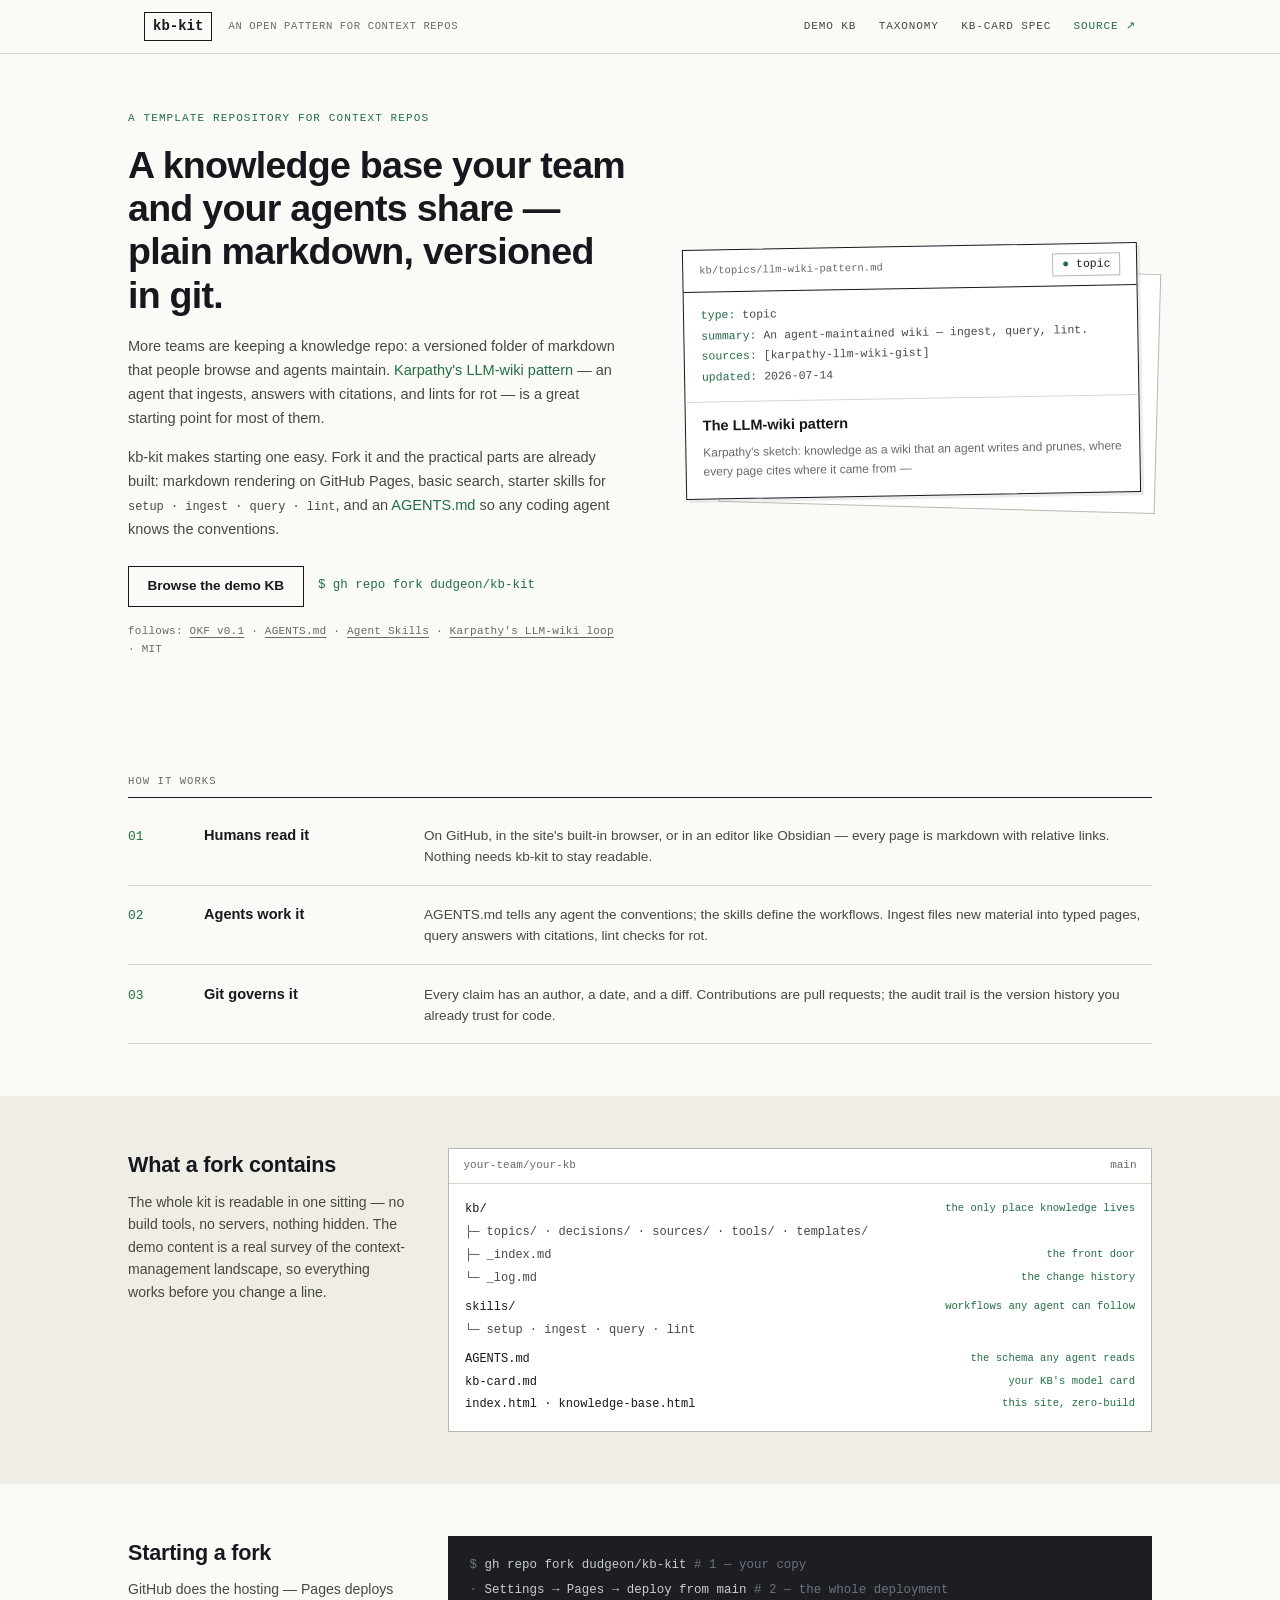
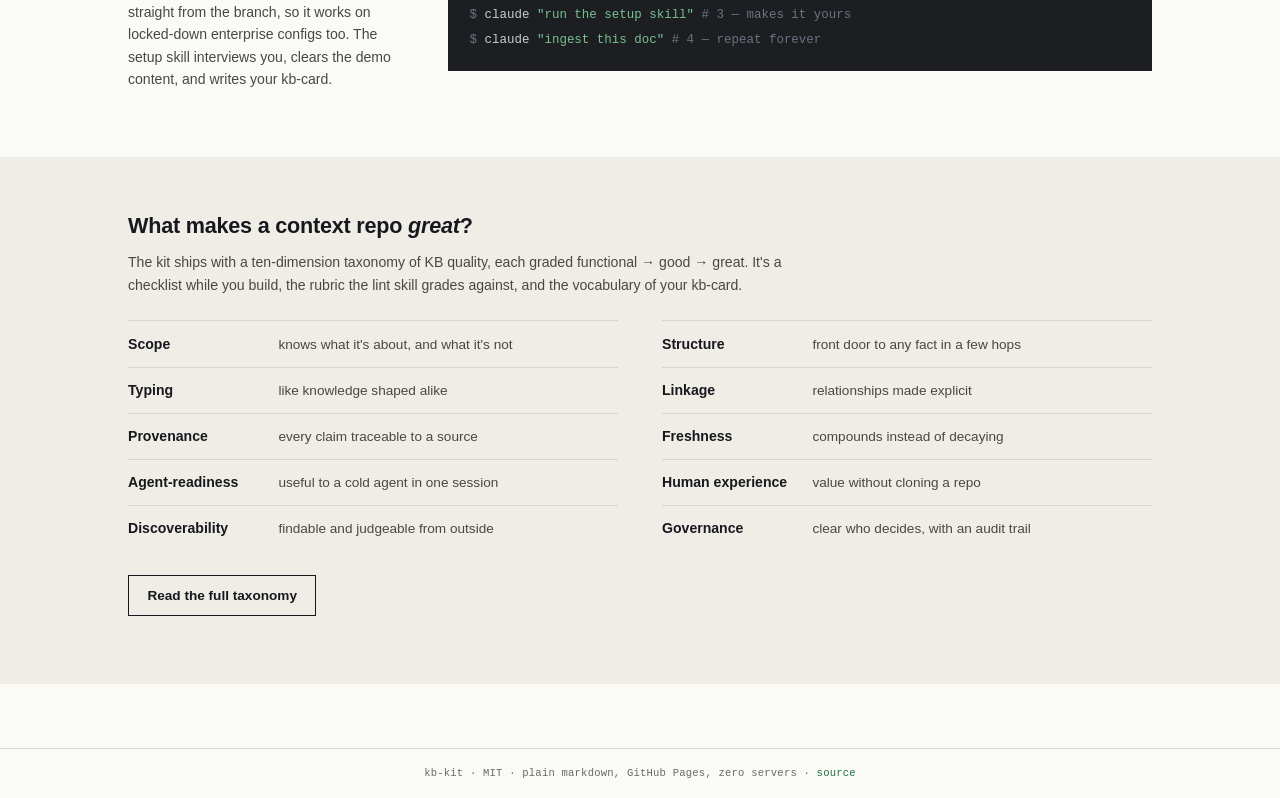
<file: index.html>
<!doctype html>
<!--
  index.html — the kb-kit explainer page (site root)
  ==================================================

  WHAT THIS IS
    The front door of a kb-kit fork's GitHub Pages site. Pure static HTML +
    the shared stylesheet — no JavaScript, no external fonts, no CDNs; it
    renders under a strict CSP. Voice per ADR 011: educational and
    descriptive — explain how the kit works and what lineage it follows;
    show real artifacts (a KB page, the file tree, the commands) instead
    of feature cards.

  HOW IT FITS
    - Styles: assets/css/site.css (sections 1-4). Brand colors and fonts
      are CSS custom properties at the top of that file — change them
      there, not here.
    - The live KB browser is the sibling page knowledge-base.html; deep KB
      links use its hash routes (#/page/…, #/type/…).

  SAFE TO CUSTOMIZE (forks: make this page yours)
    - All copy. After forking, this page should describe YOUR knowledge
      base — the setup skill will prompt you to rewrite the hero.
    - Replace github.com/dudgeon/kb-kit links with your repo.
    - Reorder/remove sections; they're independent <section> blocks.

  WILL BREAK THINGS
    - Moving this file out of the repo root (relative links to
      knowledge-base.html and assets/ would dangle).
    - Adding CDN <script>/<link> tags (self-contained is an invariant).
-->
<html lang="en">
<head>
  <meta charset="utf-8">
  <meta name="viewport" content="width=device-width, initial-scale=1">
  <title>kb-kit — a template repository for context repos</title>
  <meta name="description" content="A knowledge base your team and your agents share — plain markdown, versioned in git. Fork kb-kit and the practical parts of a Karpathy-style LLM wiki are already built.">
  <meta name="color-scheme" content="light dark">
  <link rel="stylesheet" href="assets/css/site.css">
  <link rel="icon" href="data:image/svg+xml,%3Csvg xmlns='http://www.w3.org/2000/svg' viewBox='0 0 100 100'%3E%3Crect width='100' height='100' fill='%23fafaf7'/%3E%3Crect x='14' y='14' width='72' height='72' fill='none' stroke='%2316181d' stroke-width='8'/%3E%3Ctext x='50' y='66' font-family='monospace' font-size='44' font-weight='bold' text-anchor='middle' fill='%2316181d'%3Ekb%3C/text%3E%3C/svg%3E">
</head>
<body>

  <header class="site-header">
    <div class="inner">
      <a class="brand" href="index.html">kb-kit</a>
      <span class="brand-note">AN OPEN PATTERN FOR CONTEXT REPOS</span>
      <nav aria-label="Site">
        <a href="knowledge-base.html#/">Demo KB</a>
        <a href="knowledge-base.html#/page/docs/taxonomy.md">Taxonomy</a>
        <a href="knowledge-base.html#/page/docs/kb-card-spec.md">kb-card spec</a>
        <a class="ext" href="https://github.com/dudgeon/kb-kit" rel="noopener">Source ↗</a>
      </nav>
    </div>
  </header>

  <!-- ============================================================ -->
  <!-- Hero: what this is, with a real KB page as the artifact       -->
  <!-- ============================================================ -->
  <section class="mk-hero">
    <div class="inner">
      <div>
        <span class="mk-kicker">A template repository for context repos</span>
        <h1>A knowledge base your team and your agents share — plain markdown, versioned in git.</h1>
        <p class="tagline">
          More teams are keeping a knowledge repo: a versioned folder of
          markdown that people browse and agents maintain.
          <a href="knowledge-base.html#/page/kb/topics/llm-wiki-pattern.md">Karpathy's
          LLM-wiki pattern</a> — an agent that ingests, answers with
          citations, and lints for rot — is a great starting point for most
          of them.
        </p>
        <p class="tagline">
          kb-kit makes starting one easy. Fork it and the practical parts
          are already built: markdown rendering on GitHub Pages, basic
          search, starter skills for <code>setup · ingest · query · lint</code>,
          and an <a href="knowledge-base.html#/page/AGENTS.md">AGENTS.md</a>
          so any coding agent knows the conventions.
        </p>
        <div class="cta-row">
          <a class="btn" href="knowledge-base.html#/">Browse the demo KB</a>
          <span class="cmd-inline">$ gh repo fork dudgeon/kb-kit</span>
        </div>
        <p class="mk-lineage">
          follows:
          <a href="knowledge-base.html#/page/kb/standards/open-knowledge-format.md">OKF v0.1</a> ·
          <a href="knowledge-base.html#/page/kb/standards/agents-md.md">AGENTS.md</a> ·
          <a href="knowledge-base.html#/page/kb/standards/agent-skills.md">Agent Skills</a> ·
          <a href="knowledge-base.html#/page/kb/topics/llm-wiki-pattern.md">Karpathy's LLM-wiki loop</a> ·
          MIT
        </p>
      </div>
      <div class="mk-artifact" aria-hidden="true">
        <div class="shadow-card"></div>
        <div class="mk-card">
          <div class="mk-card-head">
            <span class="path">kb/topics/llm-wiki-pattern.md</span>
            <span class="pill pill-type-topic">topic</span>
          </div>
          <div class="mk-card-fm">
            <div><span class="key">type:</span> topic</div>
            <div><span class="key">summary:</span> An agent-maintained wiki — ingest, query, lint.</div>
            <div><span class="key">sources:</span> [karpathy-llm-wiki-gist]</div>
            <div><span class="key">updated:</span> 2026-07-14</div>
          </div>
          <div class="mk-card-body">
            <strong>The LLM-wiki pattern</strong>
            <p>Karpathy's sketch: knowledge as a wiki that an agent writes
            and prunes, where every page cites where it came from —</p>
          </div>
        </div>
      </div>
    </div>
  </section>

  <!-- ============================================================ -->
  <!-- How it works                                                  -->
  <!-- ============================================================ -->
  <section class="mk-section">
    <div class="inner">
      <div class="rule-label">How it works</div>
      <div class="mk-rows">
        <div class="mk-row">
          <span class="num">01</span>
          <h3>Humans read it</h3>
          <p>On GitHub, in the site's built-in browser, or in an editor like
          Obsidian — every page is markdown with relative links. Nothing
          needs kb-kit to stay readable.</p>
        </div>
        <div class="mk-row">
          <span class="num">02</span>
          <h3>Agents work it</h3>
          <p>AGENTS.md tells any agent the conventions; the skills define
          the workflows. Ingest files new material into typed pages, query
          answers with citations, lint checks for rot.</p>
        </div>
        <div class="mk-row">
          <span class="num">03</span>
          <h3>Git governs it</h3>
          <p>Every claim has an author, a date, and a diff. Contributions
          are pull requests; the audit trail is the version history you
          already trust for code.</p>
        </div>
      </div>
    </div>
  </section>

  <!-- ============================================================ -->
  <!-- What a fork contains                                          -->
  <!-- ============================================================ -->
  <section class="mk-section mk-section-alt">
    <div class="inner mk-split">
      <div>
        <h2>What a fork contains</h2>
        <p class="lead">The whole kit is readable in one sitting — no build
        tools, no servers, nothing hidden. The demo content is a real survey
        of the context-management landscape, so everything works before you
        change a line.</p>
      </div>
      <div class="mk-tree">
        <div class="mk-tree-head"><span>your-team/your-kb</span><span>main</span></div>
        <div class="mk-tree-body">
          <div class="row"><span>kb/</span><span class="why">the only place knowledge lives</span></div>
          <div class="sub">├─ topics/ · decisions/ · sources/ · tools/ · templates/</div>
          <div class="row"><span class="sub">├─ _index.md</span><span class="why">the front door</span></div>
          <div class="row"><span class="sub">└─ _log.md</span><span class="why">the change history</span></div>
          <div class="row gap"><span>skills/</span><span class="why">workflows any agent can follow</span></div>
          <div class="sub">└─ setup · ingest · query · lint</div>
          <div class="row gap"><span>AGENTS.md</span><span class="why">the schema any agent reads</span></div>
          <div class="row"><span>kb-card.md</span><span class="why">your KB's model card</span></div>
          <div class="row"><span>index.html · knowledge-base.html</span><span class="why">this site, zero-build</span></div>
        </div>
      </div>
    </div>
  </section>

  <!-- ============================================================ -->
  <!-- Starting a fork                                               -->
  <!-- ============================================================ -->
  <section class="mk-section">
    <div class="inner mk-split">
      <div>
        <h2>Starting a fork</h2>
        <p class="lead">GitHub does the hosting — Pages deploys straight
        from the branch, so it works on locked-down enterprise configs too.
        The setup skill interviews you, clears the demo content, and writes
        your kb-card.</p>
      </div>
      <div class="terminal" role="img" aria-label="Four steps: fork the repo, enable Pages, run the setup skill, ingest">
        <div><span class="dim">$</span> gh repo fork dudgeon/kb-kit <span class="dim"># 1 — your copy</span></div>
        <div><span class="dim">·</span> Settings → Pages → deploy from main <span class="dim"># 2 — the whole deployment</span></div>
        <div><span class="dim">$</span> claude <span class="hl">"run the setup skill"</span> <span class="dim"># 3 — makes it yours</span></div>
        <div><span class="dim">$</span> claude <span class="hl">"ingest this doc"</span> <span class="dim"># 4 — repeat forever</span></div>
      </div>
    </div>
  </section>

  <!-- ============================================================ -->
  <!-- Taxonomy                                                      -->
  <!-- ============================================================ -->
  <section class="mk-section mk-section-alt">
    <div class="inner">
      <h2>What makes a context repo <em>great</em>?</h2>
      <p class="lead">
        The kit ships with a ten-dimension taxonomy of KB quality, each
        graded functional → good → great. It's a checklist while you build,
        the rubric the lint skill grades against, and the vocabulary of
        your kb-card.
      </p>
      <ol class="mk-dims">
        <li><b>Scope</b> <span>knows what it's about, and what it's not</span></li>
        <li><b>Structure</b> <span>front door to any fact in a few hops</span></li>
        <li><b>Typing</b> <span>like knowledge shaped alike</span></li>
        <li><b>Linkage</b> <span>relationships made explicit</span></li>
        <li><b>Provenance</b> <span>every claim traceable to a source</span></li>
        <li><b>Freshness</b> <span>compounds instead of decaying</span></li>
        <li><b>Agent-readiness</b> <span>useful to a cold agent in one session</span></li>
        <li><b>Human experience</b> <span>value without cloning a repo</span></li>
        <li><b>Discoverability</b> <span>findable and judgeable from outside</span></li>
        <li><b>Governance</b> <span>clear who decides, with an audit trail</span></li>
      </ol>
      <p style="margin-top:1.5rem">
        <a class="btn" href="knowledge-base.html#/page/docs/taxonomy.md">Read the full taxonomy</a>
      </p>
    </div>
  </section>

  <footer class="site-footer">
    kb-kit · MIT · plain markdown, GitHub Pages, zero servers ·
    <a href="https://github.com/dudgeon/kb-kit" rel="noopener">source</a>
  </footer>

</body>
</html>
</file>
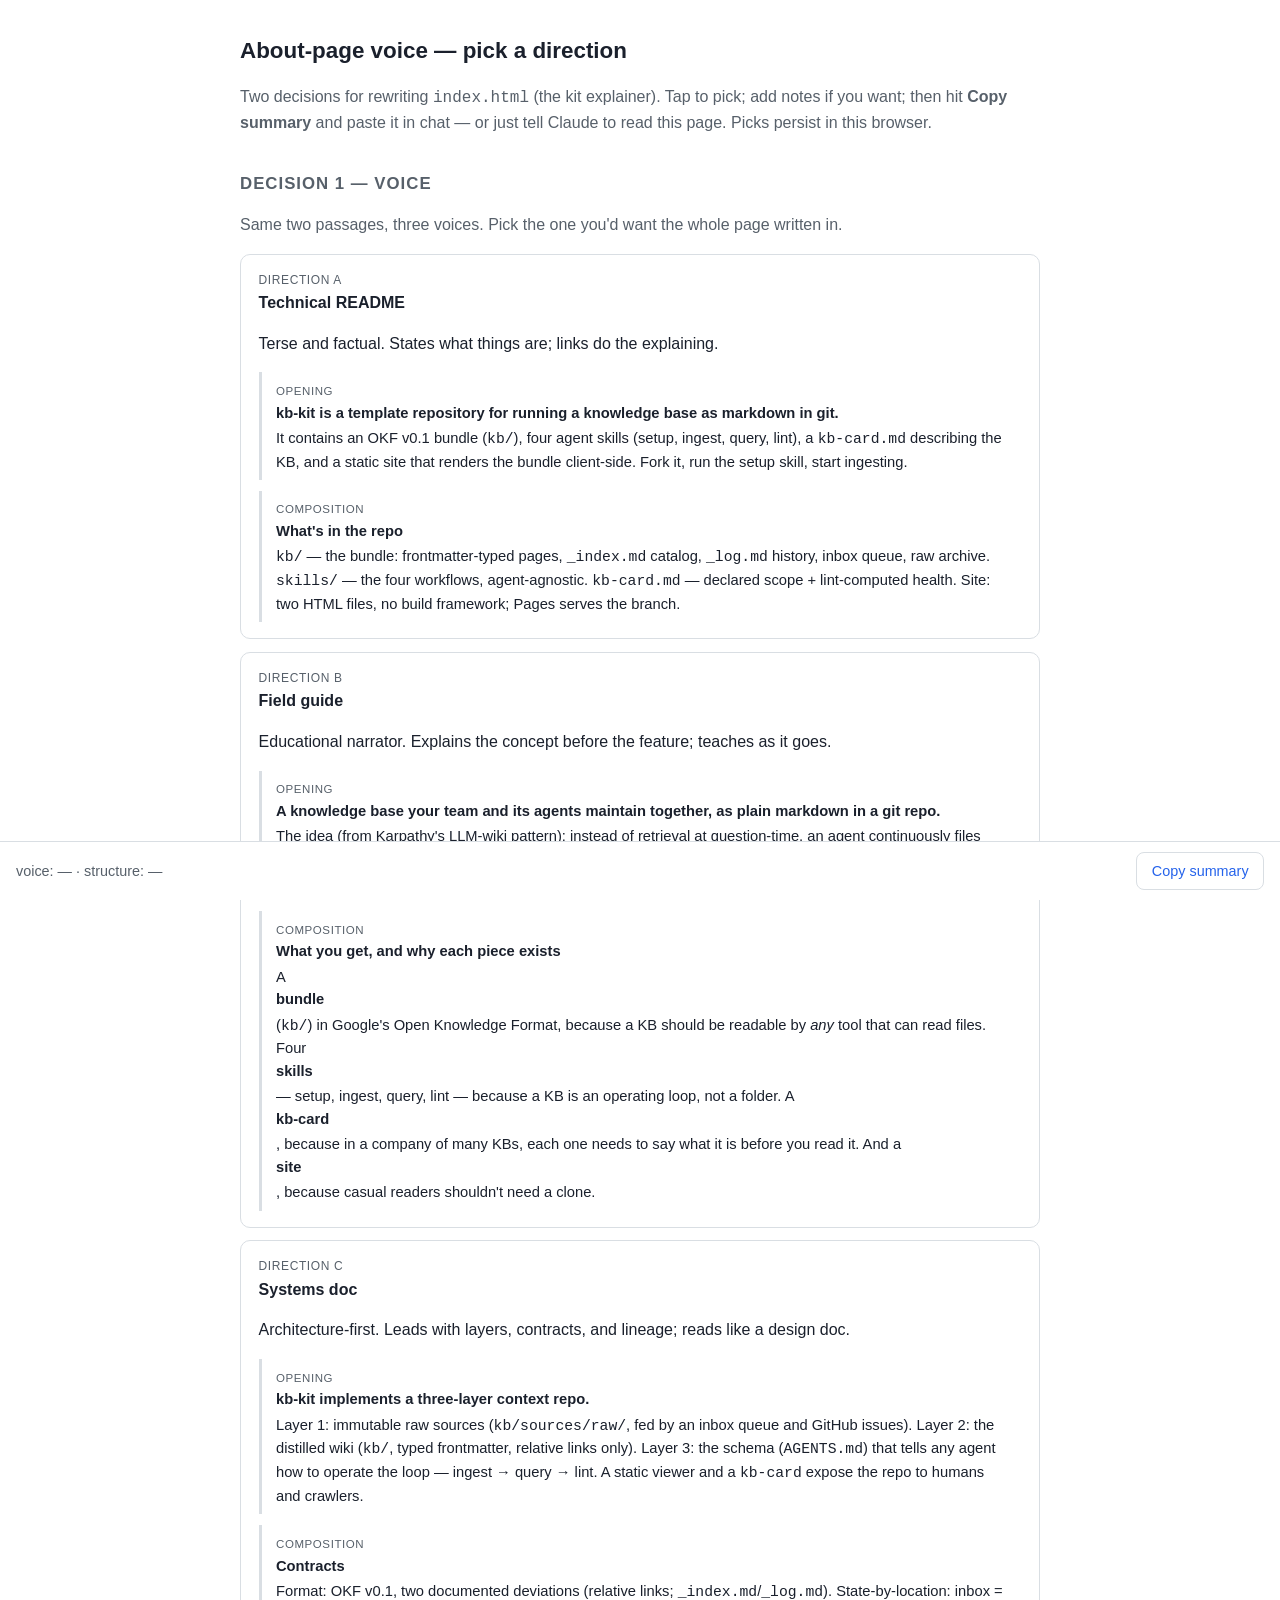
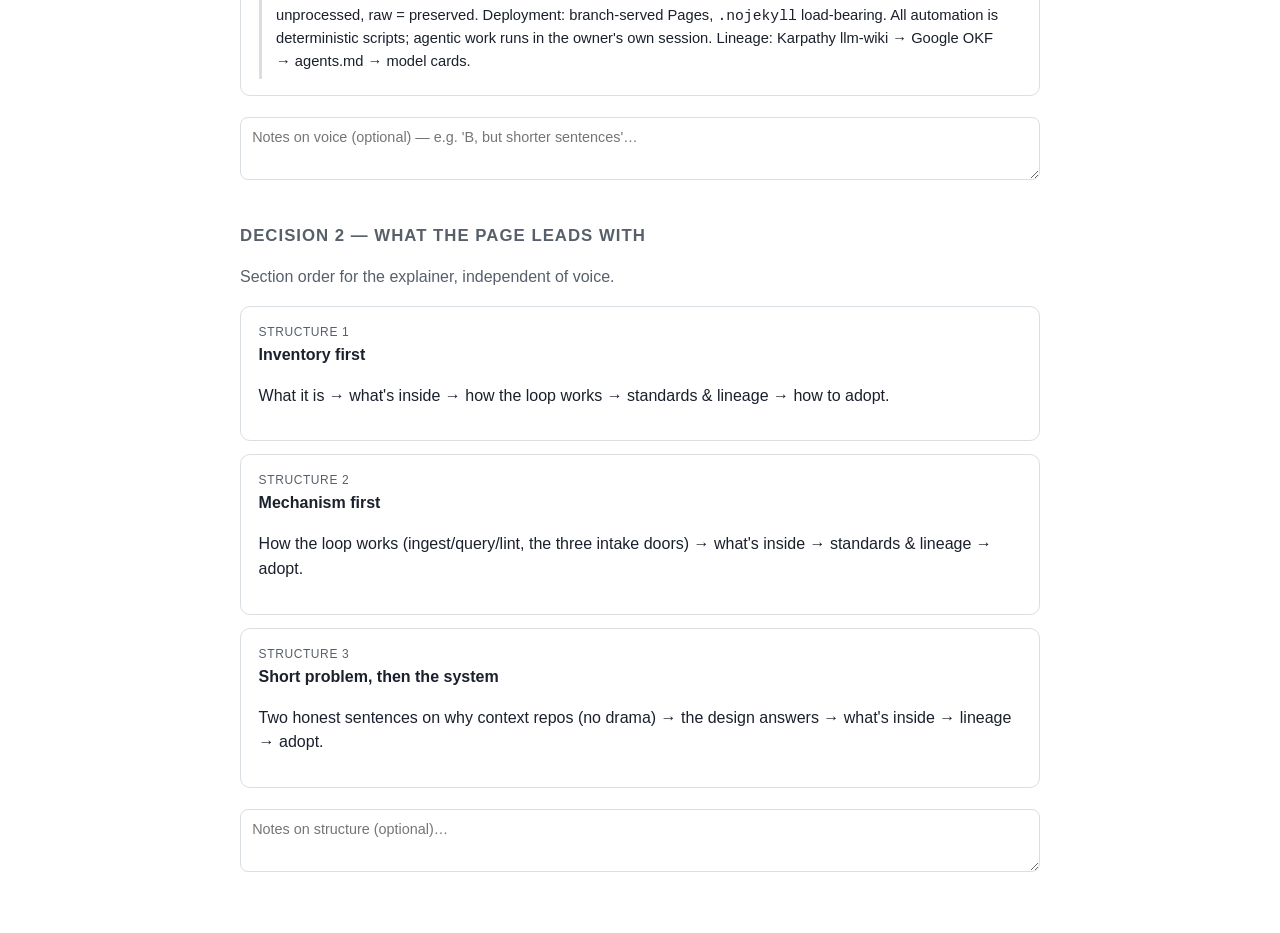
<file: meta/study-about-voice/index.html>
<!doctype html>
<html lang="en">
<head>
<meta charset="utf-8">
<meta name="viewport" content="width=device-width, initial-scale=1">
<title>Decision playground — about-page voice</title>
<style>
  /* Self-contained study page (meta/ — deleted before release). */
  :root { --bg:#fff; --fg:#1a202c; --muted:#57606a; --line:#d9dee3; --acc:#2563eb; --soft:#eef4ff; --ok:#1a7f37; }
  @media (prefers-color-scheme: dark) {
    :root { --bg:#0d1117; --fg:#e6edf3; --muted:#9aa4af; --line:#30363d; --acc:#6ea8fe; --soft:#12233f; --ok:#4ac26b; }
  }
  * { box-sizing: border-box; }
  body { margin:0; background:var(--bg); color:var(--fg);
         font:16px/1.55 -apple-system, BlinkMacSystemFont, "Segoe UI", Roboto, sans-serif; }
  main { max-width: 52rem; margin: 0 auto; padding: 1.2rem 1rem 4rem; }
  h1 { font-size:1.4rem; } h2 { font-size:1.05rem; margin:2.2rem 0 .3rem; text-transform:uppercase; letter-spacing:.06em; color:var(--muted); }
  p.lead { color:var(--muted); }
  .opt { border:1.5px solid var(--line); border-radius:10px; padding:1rem 1.1rem; margin:.8rem 0; cursor:pointer; }
  .opt:hover { border-color: var(--acc); }
  .opt.picked { border-color: var(--acc); background: var(--soft); }
  .opt h3 { margin:.1rem 0 .2rem; font-size:1rem; }
  .opt .tag { font-size:.75rem; color:var(--muted); text-transform:uppercase; letter-spacing:.05em; }
  .sample { border-left:3px solid var(--line); padding:.4rem .9rem; margin:.7rem 0 0; font-size:.92rem; }
  .sample b { display:block; margin-bottom:.15rem; }
  .sample .cap { font-size:.72rem; color:var(--muted); text-transform:uppercase; letter-spacing:.05em; }
  textarea { width:100%; min-height:3.2rem; margin-top:.5rem; border:1px solid var(--line); border-radius:8px;
             background:var(--bg); color:var(--fg); padding:.5rem .7rem; font:inherit; font-size:.9rem; }
  .bar { position:fixed; bottom:0; left:0; right:0; background:var(--bg); border-top:1px solid var(--line);
         padding:.6rem 1rem; display:flex; gap:.8rem; align-items:center; font-size:.9rem; }
  .bar .status { color:var(--muted); flex:1; }
  button { font:inherit; font-size:.9rem; padding:.45rem .9rem; border-radius:8px; border:1px solid var(--line);
           background:var(--bg); color:var(--acc); cursor:pointer; }
  button:hover { border-color: var(--acc); }
  .done { color: var(--ok); }
</style>
</head>
<body>
<main>
  <h1>About-page voice — pick a direction</h1>
  <p class="lead">Two decisions for rewriting <code>index.html</code> (the kit explainer).
  Tap to pick; add notes if you want; then hit <b>Copy summary</b> and paste it in chat —
  or just tell Claude to read this page. Picks persist in this browser.</p>

  <h2>Decision 1 — voice</h2>
  <p class="lead">Same two passages, three voices. Pick the one you'd want the whole page written in.</p>

  <div class="opt" data-q="voice" data-v="A">
    <div class="tag">Direction A</div>
    <h3>Technical README</h3>
    <p>Terse and factual. States what things are; links do the explaining.</p>
    <div class="sample"><span class="cap">opening</span>
      <b>kb-kit is a template repository for running a knowledge base as markdown in git.</b>
      It contains an OKF v0.1 bundle (<code>kb/</code>), four agent skills (setup, ingest, query, lint),
      a <code>kb-card.md</code> describing the KB, and a static site that renders the bundle client-side.
      Fork it, run the setup skill, start ingesting.</div>
    <div class="sample"><span class="cap">composition</span>
      <b>What's in the repo</b>
      <code>kb/</code> — the bundle: frontmatter-typed pages, <code>_index.md</code> catalog, <code>_log.md</code> history, inbox queue, raw archive.
      <code>skills/</code> — the four workflows, agent-agnostic. <code>kb-card.md</code> — declared scope + lint-computed health.
      Site: two HTML files, no build framework; Pages serves the branch.</div>
  </div>

  <div class="opt" data-q="voice" data-v="B">
    <div class="tag">Direction B</div>
    <h3>Field guide</h3>
    <p>Educational narrator. Explains the concept before the feature; teaches as it goes.</p>
    <div class="sample"><span class="cap">opening</span>
      <b>A knowledge base your team and its agents maintain together, as plain markdown in a git repo.</b>
      The idea (from Karpathy's LLM-wiki pattern): instead of retrieval at question-time, an agent
      continuously files what your team learns into a small wiki it keeps consistent — you read it,
      the agent writes it, git reviews it. kb-kit is that idea packaged: fork it and the structure,
      the workflows, and the browsing site are already in place.</div>
    <div class="sample"><span class="cap">composition</span>
      <b>What you get, and why each piece exists</b>
      A <b>bundle</b> (<code>kb/</code>) in Google's Open Knowledge Format, because a KB should be readable by
      <i>any</i> tool that can read files. Four <b>skills</b> — setup, ingest, query, lint — because a KB is an
      operating loop, not a folder. A <b>kb-card</b>, because in a company of many KBs, each one needs to say
      what it is before you read it. And a <b>site</b>, because casual readers shouldn't need a clone.</div>
  </div>

  <div class="opt" data-q="voice" data-v="C">
    <div class="tag">Direction C</div>
    <h3>Systems doc</h3>
    <p>Architecture-first. Leads with layers, contracts, and lineage; reads like a design doc.</p>
    <div class="sample"><span class="cap">opening</span>
      <b>kb-kit implements a three-layer context repo.</b>
      Layer 1: immutable raw sources (<code>kb/sources/raw/</code>, fed by an inbox queue and GitHub issues).
      Layer 2: the distilled wiki (<code>kb/</code>, typed frontmatter, relative links only).
      Layer 3: the schema (<code>AGENTS.md</code>) that tells any agent how to operate the loop —
      ingest → query → lint. A static viewer and a <code>kb-card</code> expose the repo to humans and crawlers.</div>
    <div class="sample"><span class="cap">composition</span>
      <b>Contracts</b>
      Format: OKF v0.1, two documented deviations (relative links; <code>_index.md</code>/<code>_log.md</code>).
      State-by-location: inbox = unprocessed, raw = preserved. Deployment: branch-served Pages,
      <code>.nojekyll</code> load-bearing. All automation is deterministic scripts; agentic work runs in the
      owner's own session. Lineage: Karpathy llm-wiki → Google OKF → agents.md → model cards.</div>
  </div>
  <textarea id="notes-voice" placeholder="Notes on voice (optional) — e.g. 'B, but shorter sentences'…"></textarea>

  <h2>Decision 2 — what the page leads with</h2>
  <p class="lead">Section order for the explainer, independent of voice.</p>

  <div class="opt" data-q="structure" data-v="1">
    <div class="tag">Structure 1</div>
    <h3>Inventory first</h3>
    <p>What it is → what's inside → how the loop works → standards &amp; lineage → how to adopt.</p>
  </div>
  <div class="opt" data-q="structure" data-v="2">
    <div class="tag">Structure 2</div>
    <h3>Mechanism first</h3>
    <p>How the loop works (ingest/query/lint, the three intake doors) → what's inside → standards &amp; lineage → adopt.</p>
  </div>
  <div class="opt" data-q="structure" data-v="3">
    <div class="tag">Structure 3</div>
    <h3>Short problem, then the system</h3>
    <p>Two honest sentences on why context repos (no drama) → the design answers → what's inside → lineage → adopt.</p>
  </div>
  <textarea id="notes-structure" placeholder="Notes on structure (optional)…"></textarea>

  <div class="bar">
    <span class="status" id="status">Nothing picked yet.</span>
    <button id="copy">Copy summary</button>
  </div>
</main>
<script>
  // Picks persist per-origin; Claude reads them via window.__getFeedback().
  const KEY = "kbkit-about-voice-study";
  const state = JSON.parse(localStorage.getItem(KEY) || "{}");

  function paint() {
    document.querySelectorAll(".opt").forEach((o) => {
      o.classList.toggle("picked", state[o.dataset.q] === o.dataset.v);
    });
    document.getElementById("notes-voice").value = state.notesVoice || "";
    document.getElementById("notes-structure").value = state.notesStructure || "";
    const s = [];
    s.push(state.voice ? `voice: ${state.voice}` : "voice: —");
    s.push(state.structure ? `structure: ${state.structure}` : "structure: —");
    const el = document.getElementById("status");
    el.textContent = s.join(" · ");
    el.className = "status" + (state.voice && state.structure ? " done" : "");
  }
  function save() { localStorage.setItem(KEY, JSON.stringify(state)); paint(); }

  document.querySelectorAll(".opt").forEach((o) =>
    o.addEventListener("click", () => { state[o.dataset.q] = o.dataset.v; save(); }));
  document.getElementById("notes-voice").addEventListener("input", (e) => { state.notesVoice = e.target.value; save(); });
  document.getElementById("notes-structure").addEventListener("input", (e) => { state.notesStructure = e.target.value; save(); });

  window.__getFeedback = () => ({
    ...state,
    readable:
      `voice=${state.voice || "unpicked"}; structure=${state.structure || "unpicked"}` +
      (state.notesVoice ? `; voice notes: ${state.notesVoice}` : "") +
      (state.notesStructure ? `; structure notes: ${state.notesStructure}` : ""),
  });
  document.getElementById("copy").addEventListener("click", async (e) => {
    try { await navigator.clipboard.writeText(window.__getFeedback().readable); e.target.textContent = "Copied!"; }
    catch { e.target.textContent = window.__getFeedback().readable.slice(0, 40) + "…"; }
    setTimeout(() => (e.target.textContent = "Copy summary"), 1600);
  });
  paint();
</script>
</body>
</html>
</file>
<file: assets/css/site.css>
/* site.css — the single stylesheet for both kb-kit pages
 * ======================================================================
 *
 * WHAT THIS IS
 *   All styling for index.html (the explainer page) and
 *   knowledge-base.html (the KB browser app). No preprocessor, no
 *   framework, no external fonts — a system font stack and hand-written
 *   CSS so any agent (or human) can read and edit it directly.
 *
 * THE SYSTEM ("field manual")
 *   Paper-toned background, near-black ink, one drafting-green accent.
 *   The monospace stack does the structural work: labels, metadata,
 *   frontmatter keys, section headings. Corners are square (--radius: 0);
 *   shadows are hard offsets, not blurs. Section labels are small mono
 *   caps over a 1px ink rule.
 *
 * HOW IT'S ORGANIZED
 *   1. Design tokens (CSS custom properties) — colors, spacing, type.
 *      CHANGE YOUR BRAND HERE and everything downstream follows.
 *   2. Base / reset
 *   3. Shared components: header, footer, pills, cards, buttons
 *   4. Explainer page (index.html) sections — .mk-*
 *   5. KB app (knowledge-base.html) views — .kb-*
 *   6. Rendered-markdown styles — .md-body
 *
 * THEMING
 *   Light is the default; dark overrides live in ONE
 *   `@media (prefers-color-scheme: dark)` block right after the tokens.
 *   Never hard-code colors below section 1 — always use var(--…).
 *
 * WILL BREAK THINGS
 *   - Renaming classes the JS creates (.pill, .card, .kb-*, .md-body …)
 *     without updating assets/js/views.js to match.
 *   - Removing the dark-mode token block.
 */

/* ==================================================================== */
/* 1. DESIGN TOKENS — customize your fork's look here                    */
/* ==================================================================== */

:root {
  /* Brand accent — one hue, used sparingly: labels, links, annotations. */
  --accent:        oklch(0.48 0.10 155);  /* drafting green */
  --accent-strong: oklch(0.40 0.09 155);  /* hover / active */
  --accent-soft:   oklch(0.94 0.03 155);  /* soft accent background */

  /* Surfaces */
  --bg:            #fafaf7;   /* paper */
  --bg-elev:       #ffffff;   /* cards, inputs, artifacts sitting on paper */
  --bg-alt:        #efede6;   /* alternate sections */
  --border:        #d8d6cd;   /* hairlines */
  --border-dark:   #b9b7ac;   /* pill and control borders */

  /* Text */
  --fg:            #16181d;   /* ink */
  --fg-muted:      #494840;   /* body secondary */
  --fg-faint:      #6b6a63;   /* metadata, captions, mono labels */

  /* Terminal blocks (clone-to-query, fork steps) */
  --term-bg:       #1c1e22;
  --term-fg:       #c9cdd4;
  --term-dim:      #6b7280;
  --term-accent:   oklch(0.75 0.10 155);

  /* Semantic */
  --warn-bg:       #f7f0dd;
  --warn-border:   #cbb26a;

  /* Type pills are monochrome; each type gets a glyph (section 3), not a
     tint. The --type-* pairs remain as hooks: set them and add a
     .pill-type-<type> rule if your fork wants tinted types back. */

  /* Typography — system stack: zero network requests, native feel. */
  --font-sans: -apple-system, BlinkMacSystemFont, "Segoe UI", Roboto,
               "Helvetica Neue", Arial, sans-serif;
  --font-mono: ui-monospace, "SF Mono", SFMono-Regular, Menlo, Consolas,
               "Liberation Mono", monospace;

  /* Layout */
  --max-width: 46rem;       /* prose measure for pages and the app */
  --max-width-wide: 64rem;  /* explainer sections */
  --radius: 0;              /* square corners are part of the system */
  --radius-pill: 0;
  --shadow: 3px 3px 0 rgba(22, 24, 29, 0.08);  /* hard offset, no blur */

  color-scheme: light dark;
}

/* Dark theme: only tokens change; every rule below inherits the swap. */
@media (prefers-color-scheme: dark) {
  :root {
    --accent:        oklch(0.72 0.10 155);
    --accent-strong: oklch(0.80 0.10 155);
    --accent-soft:   oklch(0.30 0.05 155);

    --bg:            #14161a;
    --bg-elev:       #1b1e23;
    --bg-alt:        #1c1f24;
    --border:        #32363d;
    --border-dark:   #4a4f57;

    --fg:            #e7e6df;
    --fg-muted:      #b6b4a9;
    --fg-faint:      #8e8d83;

    --term-bg:       #101216;
    --term-fg:       #c9cdd4;
    --term-dim:      #6b7280;
    --term-accent:   oklch(0.75 0.10 155);

    --warn-bg:       #2a2410;
    --warn-border:   #6e5a1e;

    --shadow: 3px 3px 0 rgba(0, 0, 0, 0.4);
  }
}

/* ==================================================================== */
/* 2. BASE / RESET                                                       */
/* ==================================================================== */

* { box-sizing: border-box; }

html { -webkit-text-size-adjust: 100%; }

body {
  margin: 0;
  font-family: var(--font-sans);
  font-size: 1rem;
  line-height: 1.6;
  color: var(--fg);
  background: var(--bg);
}

a { color: var(--accent); text-decoration: none; }
a:hover { color: var(--accent-strong); text-decoration: underline; text-underline-offset: 3px; }

img { max-width: 100%; height: auto; }

code, pre, kbd { font-family: var(--font-mono); }

h1, h2, h3 { text-wrap: pretty; }

.visually-hidden {
  position: absolute; width: 1px; height: 1px;
  margin: -1px; padding: 0; overflow: hidden;
  clip: rect(0 0 0 0); white-space: nowrap; border: 0;
}

/* Small mono label over an ink rule — the system's section marker.
   Used standalone on the explainer and by .kb-section-label. */
.rule-label {
  font-family: var(--font-mono);
  font-size: 0.66rem;
  font-weight: 500;
  letter-spacing: 0.1em;
  text-transform: uppercase;
  color: var(--fg-faint);
  border-bottom: 1px solid var(--fg);
  padding-bottom: 0.45rem;
}

/* ==================================================================== */
/* 3. SHARED COMPONENTS                                                  */
/* ==================================================================== */

/* --- Site header (both pages) ------------------------------------- */
.site-header {
  border-bottom: 1px solid var(--border);
  background: var(--bg);
  position: sticky; top: 0; z-index: 10;
}
.site-header .inner {
  max-width: var(--max-width-wide);
  margin: 0 auto;
  padding: 0.75rem 1rem;
  display: flex; align-items: center; gap: 1rem; flex-wrap: wrap;
}
.site-header .brand {
  font-family: var(--font-mono);
  font-weight: 700; font-size: 0.875rem;
  color: var(--fg);
  border: 1.5px solid var(--fg);
  padding: 0.15rem 0.5rem;
}
.site-header .brand:hover { text-decoration: none; color: var(--bg); background: var(--fg); }
.site-header .brand-note {
  font-family: var(--font-mono);
  font-size: 0.66rem; letter-spacing: 0.06em;
  color: var(--fg-faint);
}
.site-header nav { display: flex; gap: 1.4rem; margin-left: auto; flex-wrap: wrap; }
.site-header nav a {
  font-family: var(--font-mono);
  font-size: 0.69rem; letter-spacing: 0.08em; text-transform: uppercase;
  color: var(--fg-muted);
}
.site-header nav a:hover { color: var(--accent); text-decoration: none; }
.site-header nav a.ext { color: var(--accent); }

/* --- Footer -------------------------------------------------------- */
.site-footer {
  border-top: 1px solid var(--border);
  margin-top: 4rem;
  padding: 1rem;
  font-family: var(--font-mono);
  font-size: 0.66rem;
  letter-spacing: 0.02em;
  color: var(--fg-faint);
  text-align: center;
}
.site-footer a { color: var(--accent); }

/* --- Pills ---------------------------------------------------------- */
/* Monochrome chips; a glyph per type replaces the old per-type tints.
   Clickable pills (type/tags) are <a>; inert ones are <span>. */
.pill {
  display: inline-block;
  padding: 0.1rem 0.55rem;
  font-family: var(--font-mono);
  font-size: 0.72rem;
  line-height: 1.6;
  background: var(--bg-elev);
  color: var(--fg);
  border: 1px solid var(--border-dark);
  white-space: nowrap;
  max-width: 100%;
  overflow: hidden;
  text-overflow: ellipsis;
}
a.pill:hover { text-decoration: none; border-color: var(--fg); }
.pill .pill-key { color: var(--fg-faint); font-weight: 400; }
.pill-inert { background: transparent; color: var(--fg-faint); border-color: var(--border); }

/* Type glyphs. Add a rule per custom type your fork defines. */
.pill-type-note::before,     .pill-type-topic::before,
.pill-type-source::before,   .pill-type-decision::before,
.pill-type-standard::before, .pill-type-tool::before { color: var(--accent); }
.pill-type-note::before     { content: "◦ "; }
.pill-type-topic::before    { content: "● "; }
.pill-type-source::before   { content: "→ "; }
.pill-type-decision::before { content: "◆ "; }
.pill-type-standard::before { content: "§ "; }
.pill-type-tool::before     { content: "▲ "; }

.pill-row { display: flex; flex-wrap: wrap; gap: 0.4rem; align-items: center; }

/* --- Cards ---------------------------------------------------------- */
.card {
  display: block;
  border: 1px solid var(--border);
  background: var(--bg-elev);
  padding: 1rem 1.1rem;
  color: inherit;
  transition: border-color 0.12s ease;
}
a.card:hover { text-decoration: none; border-color: var(--fg); }
.card h3 { margin: 0 0 0.3rem; font-size: 0.95rem; color: var(--fg); }
.card p { margin: 0.25rem 0 0; font-size: 0.85rem; color: var(--fg-muted); }
.card .card-path { font-family: var(--font-mono); font-size: 0.72rem; color: var(--fg-faint); }

.card-grid {
  display: grid;
  grid-template-columns: repeat(auto-fill, minmax(15rem, 1fr));
  gap: 0.9rem;
}

/* --- Buttons -------------------------------------------------------- */
.btn {
  display: inline-block;
  padding: 0.55rem 1.15rem;
  font-weight: 600;
  font-size: 0.85rem;
  border: 1.5px solid var(--fg);
  color: var(--fg);
  background: transparent;
}
.btn:hover { text-decoration: none; color: var(--fg); background: var(--bg-alt); }
.btn-primary { background: var(--fg); color: var(--bg); }
.btn-primary:hover { background: var(--fg); color: var(--bg); opacity: 0.85; }

/* Inline mono command shown beside a button ("$ gh repo fork …"). */
.cmd-inline { font-family: var(--font-mono); font-size: 0.78rem; color: var(--accent); }

/* --- Terminal block ------------------------------------------------- */
.terminal {
  background: var(--term-bg);
  color: var(--term-fg);
  font-family: var(--font-mono);
  font-size: 0.78rem;
  line-height: 2;
  padding: 1.1rem 1.35rem;
  overflow-x: auto;
}
.terminal .dim { color: var(--term-dim); }
.terminal .hl  { color: var(--term-accent); }

/* --- Notices (empty states, errors, build hints) -------------------- */
.notice {
  background: var(--warn-bg);
  border: 1px solid var(--warn-border);
  padding: 0.9rem 1.1rem;
  font-size: 0.92rem;
}
.notice code { background: transparent; }

/* ==================================================================== */
/* 4. EXPLAINER PAGE (index.html) — .mk-*                                */
/* ==================================================================== */

.mk-section { padding: 3.25rem 1rem; }
.mk-section .inner { max-width: var(--max-width-wide); margin: 0 auto; }
.mk-section-alt { background: var(--bg-alt); }
.mk-section h2 { font-size: 1.35rem; margin: 0 0 0.5rem; letter-spacing: -0.01em; }
.mk-section .lead { color: var(--fg-muted); font-size: 0.88rem; max-width: 42rem; margin-top: 0; line-height: 1.6; }

.mk-kicker {
  display: block; margin-bottom: 1rem;
  font-family: var(--font-mono);
  font-size: 0.69rem; letter-spacing: 0.1em;
  text-transform: uppercase; color: var(--accent);
}

/* Hero: text column + artifact column. */
.mk-hero { padding: 3.5rem 1rem 3.25rem; }
.mk-hero .inner {
  max-width: var(--max-width-wide); margin: 0 auto;
  display: grid; grid-template-columns: 1.05fr 1fr; gap: 3.25rem;
  align-items: center;
}
@media (max-width: 56rem) { .mk-hero .inner { grid-template-columns: 1fr; } }
.mk-hero h1 {
  font-size: clamp(1.7rem, 3.4vw, 2.35rem);
  line-height: 1.15;
  letter-spacing: -0.02em;
  margin: 0 0 1.1rem;
}
.mk-hero .tagline {
  font-size: 0.91rem; line-height: 1.65;
  color: var(--fg-muted); margin: 0 0 0.9rem;
}
.mk-hero .tagline code { font-size: 0.82em; }
.mk-hero .cta-row { display: flex; gap: 0.9rem; align-items: center; flex-wrap: wrap; margin: 1.5rem 0 1rem; }
.mk-lineage {
  font-family: var(--font-mono);
  font-size: 0.69rem; letter-spacing: 0.02em;
  color: var(--fg-faint);
}
.mk-lineage a { color: var(--fg-faint); text-decoration: underline; text-underline-offset: 3px; }
.mk-lineage a:hover { color: var(--accent); }

/* The frontmatter card artifact (hero): a real KB page, slightly rotated,
   over a blank offset card. */
.mk-artifact { position: relative; min-height: 18rem; }
.mk-artifact .shadow-card {
  position: absolute; top: 1.4rem; right: -0.4rem;
  width: 92%; height: 15rem;
  background: var(--bg-elev); border: 1px solid var(--border-dark);
  transform: rotate(1.6deg);
}
.mk-card {
  position: absolute; top: 0; left: 0.4rem; width: 96%;
  background: var(--bg-elev);
  border: 1px solid var(--fg);
  transform: rotate(-1deg);
  box-shadow: var(--shadow);
}
.mk-card-head {
  display: flex; gap: 0.5rem; align-items: center;
  padding: 0.55rem 1rem;
  border-bottom: 1px solid var(--fg);
}
.mk-card-head .path { font-family: var(--font-mono); font-size: 0.66rem; color: var(--fg-faint); }
.mk-card-head .pill { margin-left: auto; }
.mk-card-fm {
  padding: 0.8rem 1.05rem;
  font-family: var(--font-mono);
  font-size: 0.72rem; line-height: 1.8;
  color: var(--fg-muted);
  border-bottom: 1px solid var(--border);
}
.mk-card-fm .key { color: var(--accent); }
.mk-card-body { padding: 0.8rem 1.05rem 1rem; }
.mk-card-body strong { display: block; font-size: 0.91rem; margin-bottom: 0.3rem; color: var(--fg); }
.mk-card-body p { margin: 0; font-size: 0.75rem; line-height: 1.65; color: var(--fg-faint); }

/* Numbered hairline rows ("how it works"). */
.mk-rows { margin-top: 0.5rem; }
.mk-row {
  display: grid; grid-template-columns: 3.5rem 12.5rem 1fr; gap: 0 1.25rem;
  padding: 1.1rem 0;
  border-bottom: 1px solid var(--border);
  align-items: baseline;
}
@media (max-width: 40rem) { .mk-row { grid-template-columns: 3rem 1fr; } .mk-row p { grid-column: 2; } }
.mk-row .num { font-family: var(--font-mono); font-size: 0.81rem; color: var(--accent); }
.mk-row h3 { margin: 0; font-size: 0.91rem; }
.mk-row p { margin: 0; font-size: 0.85rem; color: var(--fg-muted); line-height: 1.55; }

/* Annotated file tree ("what a fork contains"). */
.mk-tree {
  border: 1px solid var(--border-dark);
  background: var(--bg-elev);
}
.mk-tree-head {
  display: flex; justify-content: space-between;
  padding: 0.5rem 0.9rem;
  border-bottom: 1px solid var(--border);
  font-family: var(--font-mono); font-size: 0.69rem; color: var(--fg-faint);
}
.mk-tree-body { padding: 0.9rem 1rem; font-family: var(--font-mono); font-size: 0.75rem; line-height: 1.9; }
.mk-tree-body .row { display: flex; justify-content: space-between; gap: 1rem; }
.mk-tree-body .sub { color: var(--fg-muted); }
.mk-tree-body .why { color: var(--accent); font-size: 0.66rem; text-align: right; }
.mk-tree-body .gap { margin-top: 0.4rem; }

/* Two-column split used by tree + terminal sections: lead left, artifact right. */
.mk-split {
  display: grid; grid-template-columns: 17.5rem 1fr; gap: 2.5rem;
  align-items: start;
}
@media (max-width: 52rem) { .mk-split { grid-template-columns: 1fr; } }

/* Taxonomy dimension rows (two-column on wide screens). */
.mk-dims {
  list-style: none; margin: 1.5rem 0 0; padding: 0;
  display: grid; grid-template-columns: 1fr 1fr; gap: 0 2.75rem;
}
@media (max-width: 44rem) { .mk-dims { grid-template-columns: 1fr; } }
.mk-dims li {
  display: flex; gap: 0.9rem; align-items: baseline;
  border-top: 1px solid var(--border);
  padding: 0.7rem 0;
  font-size: 0.85rem;
}
.mk-dims li b { color: var(--fg); min-width: 8.5rem; font-size: 0.88rem; }
.mk-dims li span { color: var(--fg-muted); }

/* ==================================================================== */
/* 5. KB APP (knowledge-base.html) — .kb-*                               */
/* ==================================================================== */

.kb-main {
  max-width: var(--max-width);
  margin: 0 auto;
  padding: 1.75rem 1rem 3rem;
}
.kb-main-wide { max-width: var(--max-width-wide); }

/* Home masthead — eyebrow / name / description / mono meta row */
.kb-masthead {
  margin: 0.4rem 0 1.6rem;
  padding-bottom: 1.3rem;
  border-bottom: 1px solid var(--fg);
}
.kb-eyebrow {
  font-family: var(--font-mono);
  font-size: 0.69rem; font-weight: 500; letter-spacing: 0.1em;
  text-transform: uppercase; color: var(--accent);
  margin-bottom: 0.55rem;
}
.kb-masthead h1 {
  margin: 0 0 0.4rem;
  font-size: 1.8rem;
  line-height: 1.15;
  letter-spacing: -0.02em;
}
.kb-masthead-desc {
  margin: 0 0 0.85rem;
  font-size: 0.91rem;
  line-height: 1.6;
  color: var(--fg-muted);
  max-width: 38rem;
}
.kb-meta-row {
  display: flex; flex-wrap: wrap; gap: 0.85rem;
  font-family: var(--font-mono);
  font-size: 0.69rem;
  color: var(--fg-faint);
}
.kb-meta-row a { color: var(--accent); }
.kb-meta-row .dot { display: none; }  /* mono gap does the separating */

/* Home search box */
.kb-search-box {
  width: 100%;
  font-family: var(--font-mono);
  font-size: 0.85rem;
  padding: 0.75rem 0.95rem;
  border: 1.5px solid var(--fg);
  border-radius: 0;
  background: var(--bg-elev);
  color: var(--fg);
}
.kb-search-box::placeholder { color: var(--fg-faint); }
.kb-search-box:focus { outline: 2px solid var(--accent); outline-offset: -1px; }

/* Honest-search note + clone-to-query command */
.kb-search-note {
  margin: 0.7rem 0 0.5rem;
  font-size: 0.78rem;
  line-height: 1.6;
  color: var(--fg-faint);
}
.kb-clone-block { display: flex; align-items: stretch; gap: 0.5rem; }
.kb-clone-block pre {
  flex: 1;
  margin: 0;
  padding: 0.6rem 0.85rem;
  background: var(--term-bg);
  border: 0;
  overflow-x: auto;
}
.kb-clone-block code {
  font-family: var(--font-mono);
  font-size: 0.72rem;
  color: var(--term-fg);
  white-space: pre;
}
.kb-copy-btn {
  flex: none;
  padding: 0 0.85rem;
  font-family: var(--font-mono);
  font-size: 0.66rem;
  letter-spacing: 0.06em;
  text-transform: uppercase;
  color: var(--fg-muted);
  background: var(--bg-elev);
  border: 1px solid var(--border-dark);
  cursor: pointer;
}
.kb-copy-btn:hover { border-color: var(--fg); color: var(--fg); }

/* Explanatory prose paragraphs on the home view */
.kb-flow-note {
  margin: 0 0 0.8rem;
  font-size: 0.81rem;
  color: var(--fg-faint);
  line-height: 1.6;
}
.kb-flow-note a { color: var(--accent); }

/* "How to add knowledge" — numbered intake doors */
.kb-doors {
  counter-reset: door;
  list-style: none;
  margin: 0 0 0.9rem;
  padding: 0;
  font-size: 0.85rem;
  line-height: 1.6;
}
.kb-doors li {
  counter-increment: door;
  position: relative;
  padding: 0.75rem 0 0.75rem 2.1rem;
  border-bottom: 1px solid var(--border);
}
.kb-doors li:last-child { border-bottom: 0; }
.kb-doors li::before {
  content: "0" counter(door);
  position: absolute; left: 0; top: 0.85rem;
  font-family: var(--font-mono);
  font-size: 0.75rem;
  color: var(--accent);
}

.kb-section-label {
  font-family: var(--font-mono);
  font-size: 0.66rem; font-weight: 500; letter-spacing: 0.1em;
  text-transform: uppercase; color: var(--fg-faint);
  border-bottom: 1px solid var(--fg);
  padding-bottom: 0.45rem;
  margin: 2.25rem 0 0.85rem;
}

/* Result rows (search + type + recent listings) */
.kb-result {
  display: block;
  padding: 0.85rem 0.2rem;
  border-bottom: 1px solid var(--border);
  color: inherit;
}
.kb-result:hover { text-decoration: none; background: var(--bg-alt); }
.kb-result .r-title { color: var(--fg); font-weight: 600; font-size: 0.95rem; }
.kb-result:hover .r-title { color: var(--accent-strong); }
.kb-result .r-summary { font-size: 0.81rem; color: var(--fg-muted); margin: 0.2rem 0 0; }
.kb-result .r-path { font-family: var(--font-mono); font-size: 0.66rem; color: var(--fg-faint); margin-top: 0.2rem; }

/* Page view header: title + pills + affordance bar */
.kb-page-header { margin-bottom: 1.5rem; }
.kb-page-header h1 { margin: 0.3rem 0 0.7rem; font-size: 1.8rem; letter-spacing: -0.02em; line-height: 1.15; }
.kb-affordances {
  display: flex; flex-wrap: wrap; gap: 0.3rem 1.2rem;
  margin-top: 0.9rem; padding-top: 0.65rem;
  border-top: 1px solid var(--border);
  font-family: var(--font-mono);
  font-size: 0.69rem;
  letter-spacing: 0.03em;
}
.kb-affordances a { color: var(--fg-faint); }
.kb-affordances a:hover { color: var(--accent); }

/* Type view: the template definition rendered above the listing */
.kb-type-def {
  border: 1px solid var(--border-dark);
  background: var(--bg-elev);
  padding: 0.4rem 1.2rem;
  margin: 1.2rem 0 2rem;
  font-size: 0.93rem;
  box-shadow: var(--shadow);
}

/* Loading indicator */
.kb-loading { color: var(--fg-faint); font-family: var(--font-mono); font-size: 0.78rem; padding: 2rem 0; }

/* ==================================================================== */
/* 6. RENDERED MARKDOWN — .md-body                                       */
/* ==================================================================== */

.md-body { line-height: 1.65; }
.md-body h1 { font-size: 1.6rem; margin: 1.6em 0 0.5em; letter-spacing: -0.02em; }
.md-body h2 {
  font-size: 1.25rem; margin: 1.6em 0 0.5em;
  padding-bottom: 0.3em; border-bottom: 1px solid var(--border);
}
.md-body h3 { font-size: 1.08rem; margin: 1.4em 0 0.4em; }
.md-body h4, .md-body h5, .md-body h6 { font-size: 1rem; margin: 1.2em 0 0.4em; }
.md-body > :first-child { margin-top: 0; }

.md-body p, .md-body ul, .md-body ol, .md-body blockquote, .md-body table { margin: 0 0 1em; }
.md-body ul, .md-body ol { padding-left: 1.6em; }
.md-body li > ul, .md-body li > ol { margin-bottom: 0; }

.md-body code {
  background: var(--bg-alt);
  border: 1px solid var(--border);
  padding: 0.1em 0.35em;
  font-size: 0.85em;
}
.md-body pre {
  background: var(--bg-alt);
  border: 1px solid var(--border);
  padding: 0.9rem 1.1rem;
  overflow-x: auto;
  font-size: 0.85rem;
  line-height: 1.5;
}
.md-body pre code { background: transparent; border: 0; padding: 0; font-size: inherit; }

.md-body blockquote {
  border-left: 2px solid var(--accent);
  padding: 0.1rem 1rem;
  color: var(--fg-muted);
}

.md-body hr { border: 0; border-top: 1px solid var(--border); margin: 2rem 0; }

.md-table-wrap { overflow-x: auto; margin: 0 0 1em; }
.md-body table { border-collapse: collapse; font-size: 0.9rem; width: 100%; margin: 0; }
.md-body th, .md-body td { border: 1px solid var(--border); padding: 0.45rem 0.7rem; text-align: left; }
.md-body th {
  background: var(--bg-alt);
  font-family: var(--font-mono);
  font-size: 0.72rem;
  letter-spacing: 0.05em;
  text-transform: uppercase;
}
</file>
